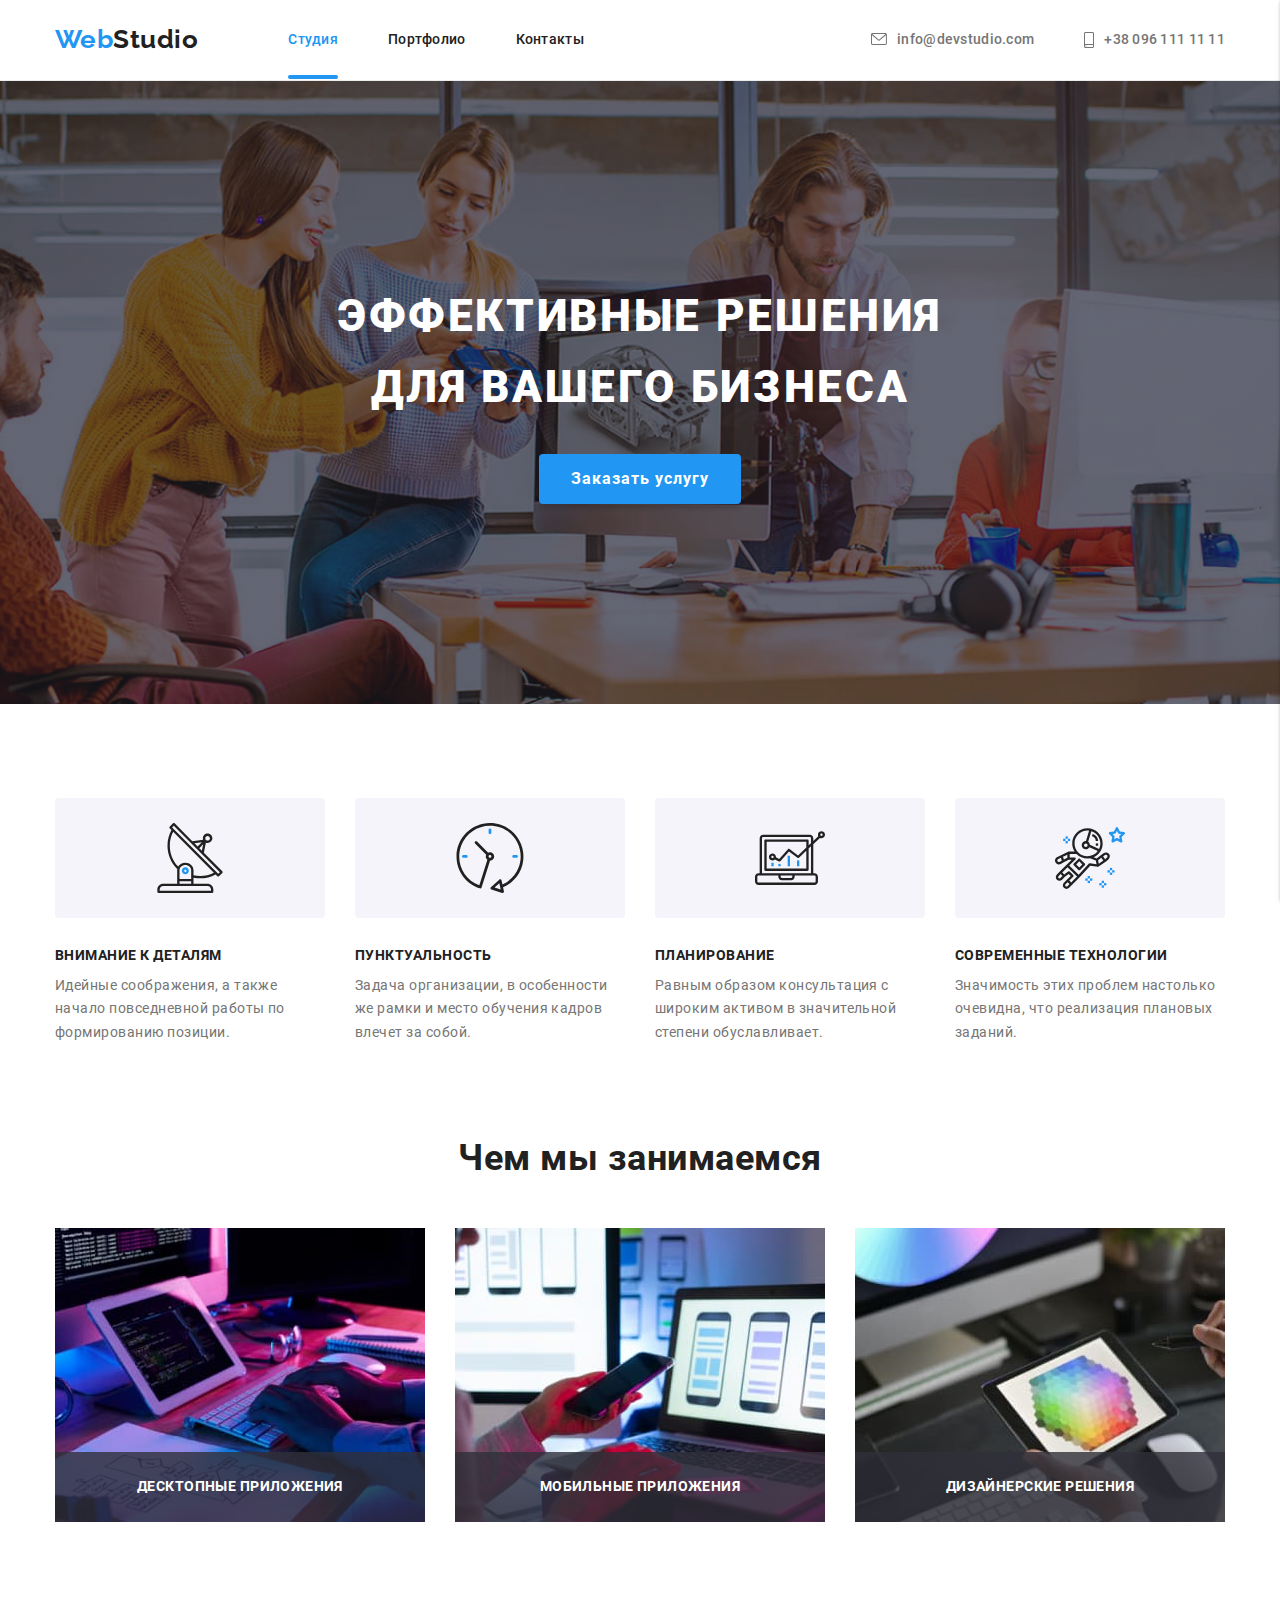
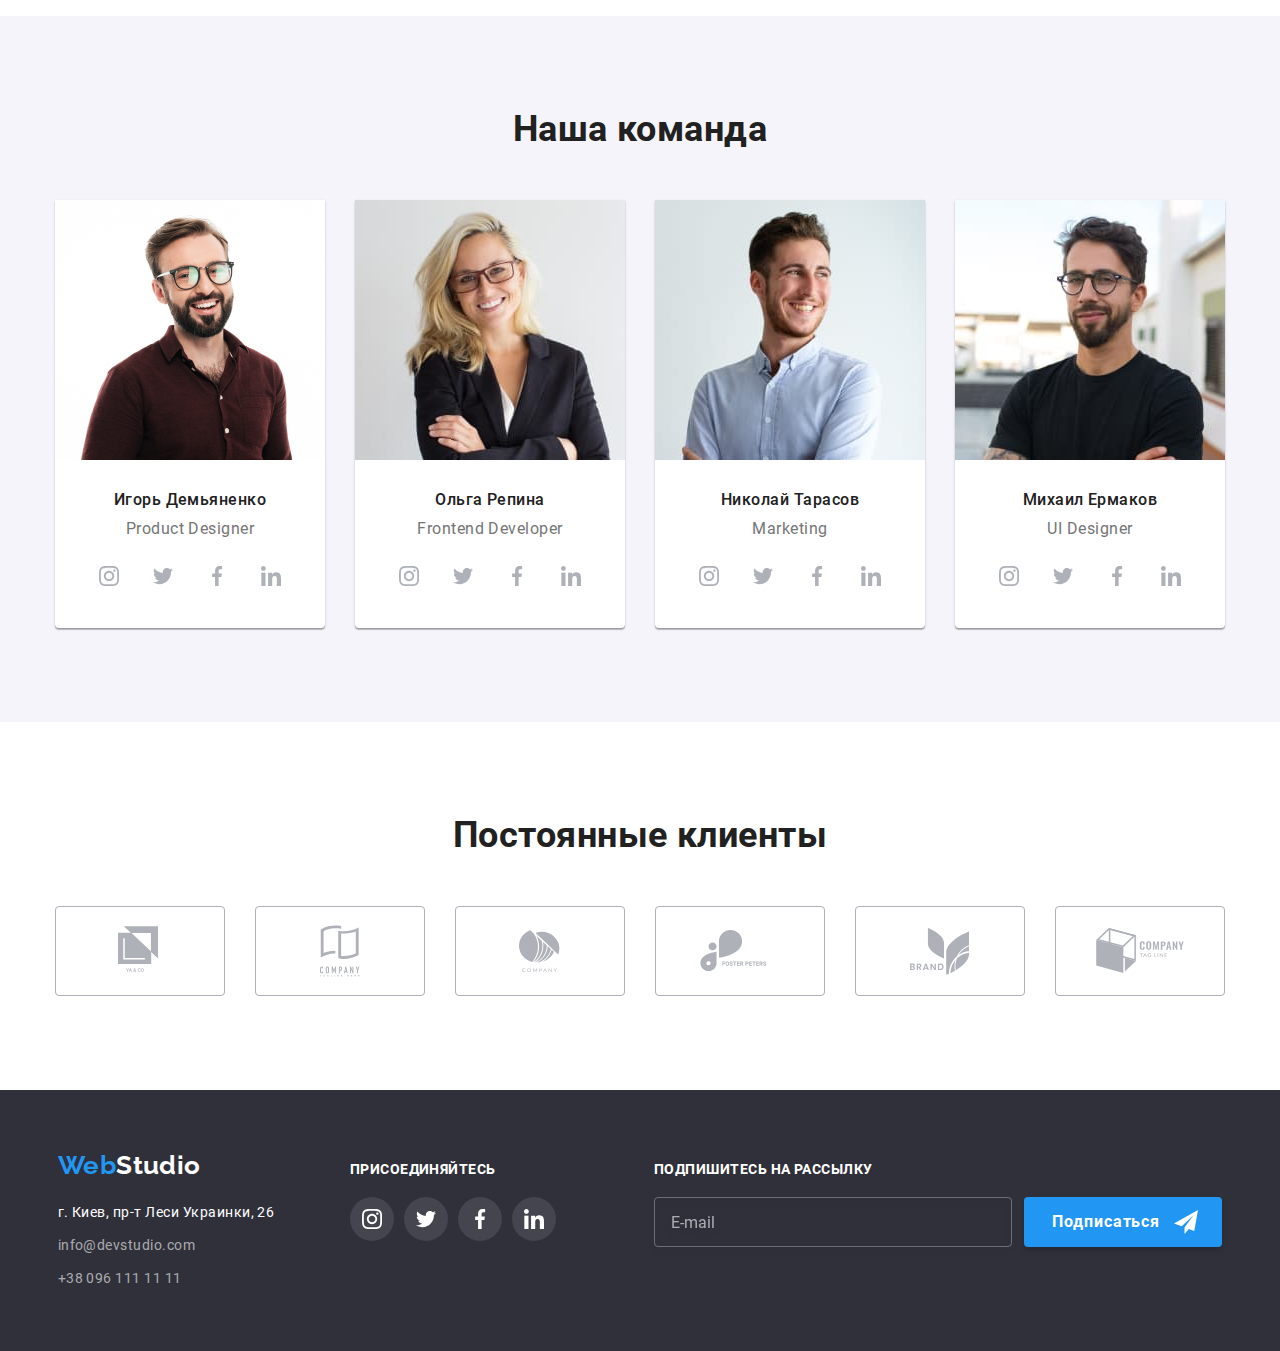
<file: index.html>
<!DOCTYPE html>
<html lang="ru">
<head>
    <meta charset="UTF-8">
    <meta http-equiv="X-UA-Compatible" content="IE=edge">
    <meta name="viewport" content="width=device-width, initial-scale=1.0">
    <title>WebStudio</title>
    <link rel="stylesheet" href="https://cdnjs.cloudflare.com/ajax/libs/modern-normalize/0.2.0/modern-normalize.min.css">
    <link rel="stylesheet" href="./css/main.min.css">
</head>
<body>
        <!--Навигация-->
        <header class="header">
            <div class="container header__container">
            <nav class="site-nav">
                <a href="./" class="logo header__logo"><span class="web">Web</span><span class="header__logo-studio">Studio</span></a>
                <ul class="list menu">
                    <li class="menu__item"><a href="./" class="menu__link current">Студия</a></li>
                    <li class="menu__item"><a href="./portfolio.html" class="menu__link">Портфолио</a></li>
                    <li class="menu__item"><a href="" class="menu__link">Контакты</a></li>
                </ul>
            </nav>
            <ul class="list contacts">
                <li class="contacts__item"><a href="mailto:info@devstudio.com" class="contacts__label">
                    <svg class="contacts__icon" width="16" height="12">
                        <use href="./images/icons.svg#icon-envelope"></use>
                    </svg>
                    info@devstudio.com</a></li>
                <li class="contacts__item"><a href="tel:+380961111111" class="contacts__label">
                    <svg class="contacts__icon" width="10" height="16">
                        <use href="./images/icons.svg#icon-smartphone"></use>
                    </svg>
                    +38 096 111 11 11</a></li>
            </ul>
            <button class="mobile-menu-button" data-menu-button>
              <svg class="mobile-menu-icon">
                <use class="icon-menu" href="./images/icons.svg#icon-menu-button"></use>
                <use class="icon-close" href="./images/icons.svg#icon-close"></use>
              </svg>
            </button>
            </div>                          
        </header>

          <div class="mobile-menu" data-menu>
            <ul class="list menu">
              <li class="menu__item"><a href="./" class="menu__link current">Студия</a></li>
              <li class="menu__item"><a href="./portfolio.html" class="menu__link">Портфолио</a></li>
              <li class="menu__item"><a href="" class="menu__link">Контакты</a></li>
            </ul>
            <div class="mobile-menu__contacts">
              <ul class="list contacts">
                <li class="contacts__item"><a href="tel:+380961111111" class="contacts__phone">+38 096 111 11 11</a></li>
                <li class="contacts__item"><a href="mailto:info@devstudio.com" class="contacts__email">info@devstudio.com</a></li>
              </ul>
              <ul class="list socials">
                <li class="socials__item"><a href="./" class="socials__link">Instagram</a></li>
                <li class="socials__item"><a href="./" class="socials__link">Twitter</a></li>
                <li class="socials__item"><a href="./" class="socials__link">Facebook</a></li>
                <li class="socials__item"><a href="./" class="socials__link">LinkedIn</a></li>
              </ul>
            </div>
          </div>

        <main>
        <section class="hero hero__title">
                <h1 class="hero__label">Эффективные решения для вашего бизнеса</h1>
                <button type="button" class="hero__button" data-modal-open>Заказать услугу</button>
        </section>
        <!--Секция "Особенности"-->
        <section class="features-list section">
            <div class="container">
                <ul class="list grid">
                    <li class="grid-item features__item">
                        <div class="features__content">
                            <svg class="features__icon">
                                <use href="./images/icons.svg#icon-antenna"></use>
                            </svg>
                        </div>
                        <h3 class="features__label">Внимание к деталям</h3>
                        <p class="features__meta">Идейные соображения, а также начало повседневной работы по формированию позиции.</p>
                    </li>
                    <li class="grid-item features__item">
                        <div class="features__content">
                                <svg class="features__icon">
                                <use href="./images/icons.svg#icon-clock"></use>
                            </svg>
                        </div>
                        <h3 class="features__label">Пунктуальность</h3>
                        <p class="features__meta">Задача организации, в особенности же рамки и место обучения кадров влечет за собой.</p>
                    </li>
                    <li class="grid-item features__item">
                        <div class="features__content">
                                <svg class="features__icon">
                                <use href="./images/icons.svg#icon-diagram"></use>
                            </svg>
                        </div>
                        <h3 class="features__label">Планирование</h3>
                        <p class="features__meta">Равным образом консультация с широким активом в значительной степени обуславливает.</p>
                    </li>
                    <li class="grid-item features__item">
                        <div class="features__content">
                                <svg class="features__icon">
                                <use href="./images/icons.svg#icon-astronaut"></use>
                            </svg>
                        </div>
                        <h3 class="features__label">Современные технологии</h3>
                        <p class="features__meta">Значимость этих проблем настолько очевидна, что реализация плановых заданий.</p>
                    </li>
                </ul>
            </div>
        </section>
        <!--Секция "Чем мы занимаемся"-->
        <section class="activities section">
            <div class="container">
                <h2 class="activities-label">Чем мы занимаемся</h2>
                <ul class="list grid">
                    <li class="grid-item activities__item">
                      <picture>
                        <source
                          srcset="./images/activities/activities-1desktop.jpg 1x, ./images/activities/activities-1desktop@2x.jpg 2x"
                          media="(min-width: 1200px)"/>        
                        <img
                          src="./images/activities/activities-1desktop.jpg"
                          alt="фото пример 1" 
                          width="370">
                      </picture>
                      <div class="activities__meta">
                          <p class="activities__text">Десктопные приложения</p>
                      </div>
                    </li>
                    <li class="grid-item activities__item">
                      <picture>
                        <source
                          srcset="./images/activities/activities-2desktop.jpg 1x, ./images/activities/activities-2desktop@2x.jpg 2x"
                          media="(min-width: 1200px)"/>        
                        <img
                          src="./images/activities/activities-2desktop.jpg"
                          alt="фото пример 2" 
                          width="370">
                      </picture>
                      <div class="activities__meta">
                        <p class="activities__text">Мобильные приложения</p>
                      </div>
                    </li>
                    <li class="grid-item activities__item">
                      <picture>
                        <source
                          srcset="./images/activities/activities-3desktop.jpg 1x, ./images/activities/activities-3desktop@2x.jpg 2x"
                          media="(min-width: 1200px)"/>        
                        <img
                          src="./images/activities/activities-3desktop.jpg"
                          alt="фото пример 3" 
                          width="370">
                      </picture>
                      <div class="activities__meta">
                        <p class="activities__text">Дизайнерские решения</p>
                      </div>
                    </li>
                </ul>
            </div>
        </section>
        <!--Секция "Наша команда"-->
        <section class="team section">
            <div class="container">
                <h2 class="team__label">Наша команда</h2>
                <ul class="list grid">
                    <li class="grid-item team__item">
                      <picture>
                        <source
                          srcset="./images/team/desktop/team-1desktop.jpg 1x, ./images/team/desktop/team-1desktop@2x.jpg 2x"
                          media="(min-width: 1200px)"/>
                        <source
                          srcset="./images/team/tablet/team-1tablet.jpg 1x, ./images/team/tablet/team-1tablet@2x.jpg 2x"
                          media="(min-width: 768px)" />
                        <source
                          srcset="./images/team/mobile/team-1mobile.jpg 1x, ./images/team/mobile/team-1mobile@2x.jpg 2x"
                          media="(max-width: 767px)" />
                        <img
                          src="./images/team/desktop/team-1desktop.jpg"
                          width="450"
                          alt="фото Игоря Демьяненко"
                      /></picture>
                        <div class="team__meta"><h3 class="team__name">Игорь Демьяненко</h3>
                        <p class="team__text">Product Designer</p>
                        <ul class="list social-list">
                            <li class="social-list__item">
                              <a href="" class="social-list__link" target="_blank" rel="noopener noreferrer">
                                <svg class="social-list__icon">
                                  <use href="./images/icons.svg#icon-instagram"></use>
                                </svg>
                              </a>
                            </li>
                            <li class="social-list__item">
                              <a href="" class="social-list__link" target="_blank" rel="noopener noreferrer">
                                <svg class="social-list__icon">
                                  <use href="./images/icons.svg#icon-twitter"></use>
                                </svg>
                              </a>
                            </li>
                            <li class="social-list__item">
                              <a href="" class="social-list__link" target="_blank" rel="noopener noreferrer">
                                <svg class="social-list__icon">
                                  <use href="./images/icons.svg#icon-facebook"></use>
                                </svg>
                              </a>
                            </li>
                            <li class="social-list__item">
                              <a href="" class="social-list__link" target="_blank" rel="noopener noreferrer">
                                <svg class="social-list__icon">
                                  <use href="./images/icons.svg#icon-linkedin"></use>
                                </svg>
                              </a>
                            </li>
                          </ul>
                        </div>
                    </li>
                    <li class="grid-item team__item">
                      <picture>
                        <source
                          srcset="./images/team/desktop/team-2desktop.jpg 1x, ./images/team/desktop/team-2desktop@2x.jpg 2x"
                          media="(min-width: 1200px)"/>
                        <source
                          srcset="./images/team/tablet/team-2tablet.jpg 1x, ./images/team/tablet/team-2tablet@2x.jpg 2x"
                          media="(min-width: 768px)" />
                        <source
                          srcset="./images/team/mobile/team-2mobile.jpg 1x, ./images/team/mobile/team-2mobile@2x.jpg 2x"
                          media="(max-width: 767px)" />
                        <img
                          src="./images/team/desktop/team-2desktop.jpg"
                          width="450"
                          alt="фото Ольги Репиной"
                      /></picture>
                        <div class="team__meta"><h3 class="team__name">Ольга Репина</h3>
                        <p class="team__text">Frontend Developer</p>
                        <ul class="list social-list">
                            <li class="social-list__item">
                              <a href="" class="social-list__link" target="_blank" rel="noopener noreferrer">
                                <svg class="social-list__icon">
                                  <use href="./images/icons.svg#icon-instagram"></use>
                                </svg>
                              </a>
                            </li>
                            <li class="social-list__item">
                              <a href="" class="social-list__link" target="_blank" rel="noopener noreferrer">
                                <svg class="social-list__icon">
                                  <use href="./images/icons.svg#icon-twitter"></use>
                                </svg>
                              </a>
                            </li>
                            <li class="social-list__item">
                              <a href="" class="social-list__link" target="_blank" rel="noopener noreferrer">
                                <svg class="social-list__icon">
                                  <use href="./images/icons.svg#icon-facebook"></use>
                                </svg>
                              </a>
                            </li>
                            <li class="social-list__item">
                              <a href="" class="social-list__link" target="_blank" rel="noopener noreferrer">
                                <svg class="social-list__icon">
                                  <use href="./images/icons.svg#icon-linkedin"></use>
                                </svg>
                              </a>
                            </li>
                          </ul>
                        </div>                    
                    </li>
                    <li class="grid-item team__item">
                      <picture>
                        <source
                          srcset="./images/team/desktop/team-3desktop.jpg 1x, ./images/team/desktop/team-3desktop@2x.jpg 2x"
                          media="(min-width: 1200px)"/>
                        <source
                          srcset="./images/team/tablet/team-3tablet.jpg 1x, ./images/team/tablet/team-3tablet@2x.jpg 2x"
                          media="(min-width: 768px)" />
                        <source
                          srcset="./images/team/mobile/team-3mobile.jpg 1x, ./images/team/mobile/team-3mobile@2x.jpg 2x"
                          media="(max-width: 767px)" />
                        <img
                          src="./images/team/desktop/team-3desktop.jpg"
                          width="450"
                          alt="фото Николая Тарасова"
                      /></picture>
                        <div class="team__meta"><h3 class="team__name">Николай Тарасов</h3>
                        <p class="team__text">Marketing</p>
                        <ul class="list social-list">
                            <li class="social-list__item">
                              <a href="" class="social-list__link" target="_blank" rel="noopener noreferrer">
                                <svg class="social-list__icon">
                                  <use href="./images/icons.svg#icon-instagram"></use>
                                </svg>
                              </a>
                            </li>
                            <li class="social-list__item">
                              <a href="" class="social-list__link" target="_blank" rel="noopener noreferrer">
                                <svg class="social-list__icon">
                                  <use href="./images/icons.svg#icon-twitter"></use>
                                </svg>
                              </a>
                            </li>
                            <li class="social-list__item">
                              <a href="" class="social-list__link" target="_blank" rel="noopener noreferrer">
                                <svg class="social-list__icon">
                                  <use href="./images/icons.svg#icon-facebook"></use>
                                </svg>
                              </a>
                            </li>
                            <li class="social-list__item">
                              <a href="" class="social-list__link" target="_blank" rel="noopener noreferrer">
                                <svg class="social-list__icon">
                                  <use href="./images/icons.svg#icon-linkedin"></use>
                                </svg>
                              </a>
                            </li>
                          </ul>
                        </div>
                    </li>
                    <li class="grid-item team__item">
                      <picture>
                        <source
                          srcset="./images/team/desktop/team-4desktop.jpg 1x, ./images/team/desktop/team-4desktop@2x.jpg 2x"
                          media="(min-width: 1200px)"/>
                        <source
                          srcset="./images/team/tablet/team-4tablet.jpg 1x, ./images/team/tablet/team-4tablet@2x.jpg 2x"
                          media="(min-width: 768px)" />
                        <source
                          srcset="./images/team/mobile/team-4mobile.jpg 1x, ./images/team/mobile/team-4mobile@2x.jpg 2x"
                          media="(max-width: 767px)" />
                        <img
                          src="./images/team/desktop/team-4desktop.jpg"
                          width="450"
                          alt="фото Михаила Ермакова"
                      /></picture>
                        <div class="team__meta"><h3 class="team__name">Михаил Ермаков</h3>
                        <p class="team__text">UI Designer</p>
                        <ul class="list social-list">
                            <li class="social-list__item">
                              <a href="" class="social-list__link" target="_blank" rel="noopener noreferrer">
                                <svg class="social-list__icon">
                                  <use href="./images/icons.svg#icon-instagram"></use>
                                </svg>
                              </a>
                            </li>
                            <li class="social-list__item">
                              <a href="" class="social-list__link" target="_blank" rel="noopener noreferrer">
                                <svg class="social-list__icon">
                                  <use href="./images/icons.svg#icon-twitter"></use>
                                </svg>
                              </a>
                            </li>
                            <li class="social-list__item">
                              <a href="" class="social-list__link" target="_blank" rel="noopener noreferrer">
                                <svg class="social-list__icon">
                                  <use href="./images/icons.svg#icon-facebook"></use>
                                </svg>
                              </a>
                            </li>
                            <li class="social-list__item">
                              <a href="" class="social-list__link" target="_blank" rel="noopener noreferrer">
                                <svg class="social-list__icon">
                                  <use href="./images/icons.svg#icon-linkedin"></use>
                                </svg>
                              </a>
                            </li>
                          </ul>
                        </div>
                    </li>
                </ul>
            </div>
        </section>
        <section class="clients section">
            <div class="container">
                <h2 class="clients__label">Постоянные клиенты</h2>
                <ul class="list grid clients-list">
                    <li class="clients-list__item grid-item">
                        <a href="" class="clients-list__link" target="_blank" rel="noopener noreferrer">
                            <svg class="clients-list__icon" width="44.27" height="49.23">
                            <use href="./images/icons.svg#icon-logo-1"></use>
                            </svg>
                        </a>
                    </li>
                    <li class="clients-list__item grid-item">
                        <a href="" class="clients-list__link" target="_blank" rel="noopener noreferrer">
                            <svg class="clients-list__icon" width="40" height="52">
                                <use href="./images/icons.svg#icon-logo-2"></use>
                            </svg>
                        </a>
                    </li>
                    <li class="clients-list__item grid-item">
                        <a href="" class="clients-list__link" target="_blank" rel="noopener noreferrer">
                            <svg class="clients-list__icon" width="41" height="42.6">
                                <use href="./images/icons.svg#icon-logo-3"></use>
                            </svg>
                        </a>
                    </li>
                    <li class="clients-list__item grid-item">
                        <a href="" class="clients-list__link" target="_blank" rel="noopener noreferrer">
                            <svg class="clients-list__icon" width="79.66" height="42.02">
                                <use href="./images/icons.svg#icon-logo-4"></use>
                            </svg>
                        </a>
                    </li>
                    <li class="clients-list__item grid-item">
                        <a href="" class="clients-list__link" target="_blank" rel="noopener noreferrer">
                            <svg class="clients-list__icon" width="59" height="47">
                                <use href="./images/icons.svg#icon-logo-5"></use>
                            </svg>
                        </a>
                    </li>
                    <li class="clients-list__item grid-item">
                        <a href="" class="clients-list__link" target="_blank" rel="noopener noreferrer">
                            <svg class="clients-list__icon" width="88.48" height="45.44">
                                <use href="./images/icons.svg#icon-logo-6"></use>
                            </svg>
                        </a>
                    </li>
                </ul>
            </div>
        </section>
    </main>

        <footer class="footer">
            <div class="container footer__container">
                <div class="footer__contacts"><a href="/" class="logo footer-contacts__logo"><span class="web">Web</span><span class="footer-contacts__studio">Studio</span></a>
                    <address class="address">
                        г. Киев, пр-т Леси Украинки, 26
                        <ul class="list address__list">
                            <li class="address__item"><a href="mailto:info@devstudio.com" class="address__item-text">info@devstudio.com</a></li>
                            <li class="address__item"><a href="tel:+380961111111" class="address__item-text">+38 096 111 11 11</a></li>
                        </ul>
                    </address>
                </div>
                <div class="footer__social-links">
                    <h2 class="footer__social-label">присоединяйтесь</h2>
                    <ul class="list social-list">
                        <li class="social-list__item">
                        <a href="" class="social-list__link" target="_blank" rel="noopener noreferrer">
                            <svg class="social-list__icon-footer">
                            <use href="./images/icons.svg#icon-instagram"></use>
                            </svg>
                        </a>
                        </li>
                        <li class="social-list__item">
                        <a href="" class="social-list__link" target="_blank" rel="noopener noreferrer">
                            <svg class="social-list__icon-footer">
                            <use href="./images/icons.svg#icon-twitter"></use>
                            </svg>
                        </a>
                        </li>
                        <li class="social-list__item">
                        <a href="" class="social-list__link" target="_blank" rel="noopener noreferrer">
                            <svg class="social-list__icon-footer">
                            <use href="./images/icons.svg#icon-facebook"></use>
                            </svg>
                        </a>
                        </li>
                        <li class="social-list__item">
                        <a href="" class="social-list__link" target="_blank" rel="noopener noreferrer">
                            <svg class="social-list__icon-footer">
                            <use href="./images/icons.svg#icon-linkedin"></use>
                            </svg>
                        </a>
                        </li>
                    </ul>
                </div>
                <div class="subscribe">
                  <h2 class="subscribe__label">Подпишитесь на рассылку</h2>
                  <form class="subscribe__form">
                    <input 
                      class="subscribe__form-field"
                      type="email" 
                      name="user_email"
                      placeholder="E-mail"
                    />
                    <button type="submit" class="subscribe__button">
                      Подписаться
                      <svg class="subscribe__icon" width="24" height="24">
                        <use href="./images/icons.svg#icon-telegram-subscribe"></use>
                      </svg>
                    </button>
                  </form>
                </div>
            </div>
        </footer>

      <!-- modal -->

        <div class="backdrop is-hidden" data-modal>
          <div class="modal">
              <button type="button" class="modal__exit" data-modal-close>
                  <svg class="modal__exit-button" width="18px" height="18px">
                      <use href="./images/icons.svg#icon-cross"></use>
                  </svg>
              </button>

              <div class="modal__label"> Оставьте свои данные, мы вам перезвоним </div>

              <form class="modal__form">
                  <label for="name" class="modal__form-text">Имя</label>
                  <div class="modal__form-container">
                      <input 
                        class="modal__form-field"
                        type="text" 
                        id="name"
                        name="user_name"
                        pattern="^[A-Za-zА-Яа-яЁё\s]+$"
                        required
                      />
                      <svg class="modal__form-icon">
                        <use href="./images/icons.svg#icon-person-form"></use>
                      </svg>
                    </div>            

                  <label for="user_phone" class="modal__form-text">Телефон</label>
                      <div class="modal__form-container">
                      <input 
                        class="modal__form-field"
                        type="tel"
                        id="user_phone"
                        name="user_phone"
                        pattern="[0-9]{10}"
                        required
                      />
                      <svg class="modal__form-icon">
                        <use href="./images/icons.svg#icon-phone-form"></use>
                      </svg>
                    </div>
                  
                  <label for="user_email" class="modal__form-text">Почта</label>
                      <div class="modal__form-container">
                      <input 
                        class="modal__form-field"
                        type="email" 
                        id="user_email"
                        name="user_email"
                      />
                      <svg class="modal__form-icon">
                        <use href="./images/icons.svg#icon-email-form"></use>
                      </svg>
                      </div>

                  <label class="modal-form"> 
                    Комментарий
                      <textarea 
                        class="modal__form-field"
                        id="user_message"
                        name="user_message"
                        rows="5" 
                        placeholder="Введите текст"></textarea>
                  </label>

                  <div class="modal__checkbox">
                    <label class="modal__checkbox-label">
                      <input 
                        class="modal__checkbox-field"
                        type="checkbox" 
                        name="consent"
                        id="consent"
                        required
                      />
                        <span class="modal__checkbox-icon">
                          <svg width="16px" height="15px">
                            <use href="./images/icons.svg#icon-check"></use>
                          </svg>
                        </span>
                        <span class="modal__checkbox-agreement">Соглашаюсь с рассылкой и принимаю<a href="" class="modal__terms-link">Условия договора</a></span>
                    </label>
                  </div>


                <button class="button modal__submit-button" type="submit">Отправить</button>
              </form>
          </div>
      </div>
      <script src="./js/menu.js"></script>
      <script src="./js/modal.js"></script>
    </body>
</html>
</file>
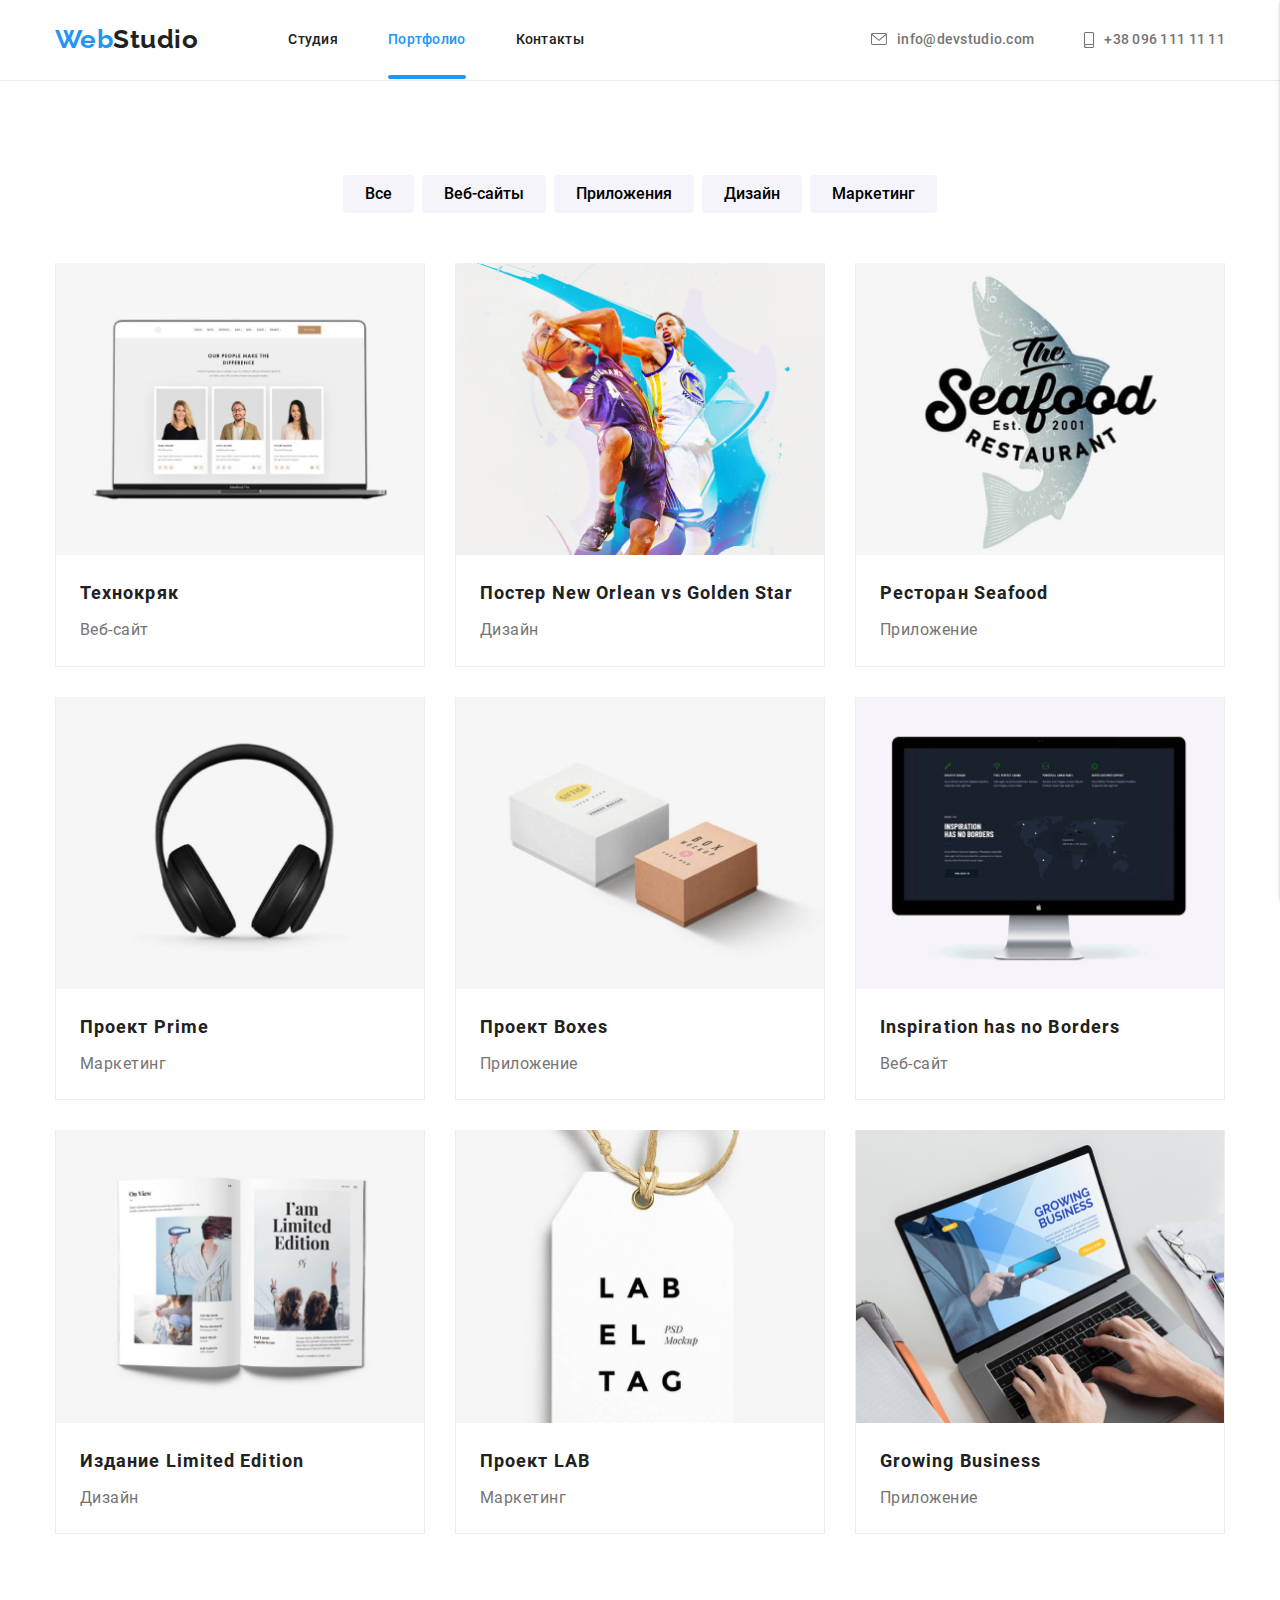
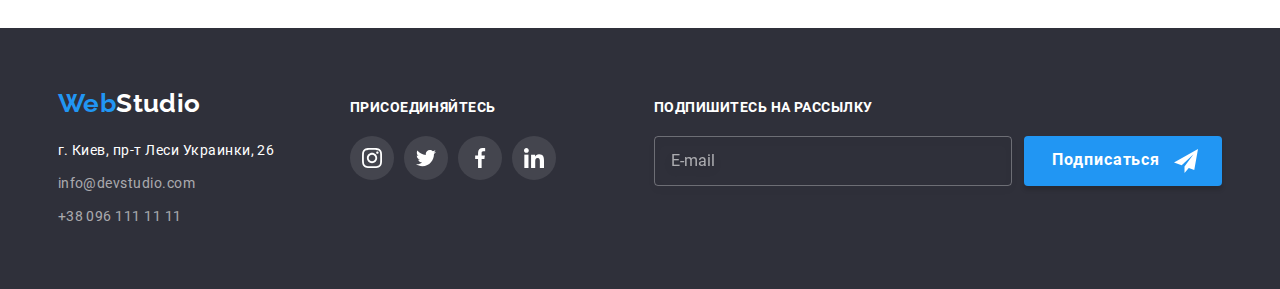
<file: portfolio.html>
<!DOCTYPE html>
<html lang="ru">
<head>
    <meta charset="UTF-8">
    <meta http-equiv="X-UA-Compatible" content="IE=edge">
    <meta name="viewport" content="width=device-width, initial-scale=1.0">
    <title>WebStudio</title>
    <link rel="preconnect" href="https://fonts.gstatic.com">
    <link href="https://fonts.googleapis.com/css2?family=Raleway:wght@700&family=Roboto:wght@400;500;700;900&display=swap" rel="stylesheet">
    <link rel="stylesheet" href="https://cdnjs.cloudflare.com/ajax/libs/modern-normalize/0.2.0/modern-normalize.min.css">
    <link rel="stylesheet" href="./css/main.min.css">
</head>
<body>
        <!--Навигация-->
        <header class="header">
            <div class="container header__container">
            <nav class="site-nav">
                <a href="./" class="logo header__logo"><span class="web">Web</span><span class="header__logo-studio">Studio</span></a>
                <ul class="list menu">
                    <li class="menu__item"><a href="./" class="menu__link">Студия</a></li>
                    <li class="menu__item"><a href="./portfolio.html" class="menu__link current">Портфолио</a></li>
                    <li class="menu__item"><a href="" class="menu__link">Контакты</a></li>
                </ul>
            </nav>
            <ul class="list contacts">
                <li class="contacts__item"><a href="mailto:info@devstudio.com" class="contacts__label">
                    <svg class="contacts__icon" width="16" height="12">
                        <use href="./images/icons.svg#icon-envelope"></use>
                    </svg>
                    info@devstudio.com</a></li>
                <li class="contacts__item"><a href="tel:+380961111111" class="contacts__label">
                    <svg class="contacts__icon" width="10" height="16">
                        <use href="./images/icons.svg#icon-smartphone"></use>
                    </svg>
                    +38 096 111 11 11</a></li>
            </ul> 
            <button class="mobile-menu-button" data-menu-button>
                <svg class="mobile-menu-icon">
                  <use class="icon-menu" href="./images/icons.svg#icon-menu-button"></use>
                  <use class="icon-close" href="./images/icons.svg#icon-close"></use>
                </svg>
            </button>
            </div>           
        </header>

        <div class="mobile-menu" data-menu>
            <ul class="list menu">
              <li class="menu__item"><a href="./" class="menu__link">Студия</a></li>
              <li class="menu__item"><a href="./portfolio.html" class="menu__link current">Портфолио</a></li>
              <li class="menu__item"><a href="" class="menu__link">Контакты</a></li>
            </ul>
            <ul class="list contacts">
              <li class="contacts__item"><a href="tel:+380961111111" class="contacts__phone">+38 096 111 11 11</a></li>
              <li class="contacts__item"><a href="mailto:info@devstudio.com" class="contacts__email">info@devstudio.com</a></li>
            </ul>
            <ul class="list socials">
              <li class="socials__item"><a href="./" class="socials__link">Instagram</a></li>
              <li class="socials__item"><a href="./" class="socials__link">Twitter</a></li>
              <li class="socials__item"><a href="./" class="socials__link">Facebook</a></li>
              <li class="socials__item"><a href="./" class="socials__link">LinkedIn</a></li>
            </ul>
          </div>

        <main>
            <section class="section portfolio-section">
                <div class="container">
                    <h1 class="visually-hidden">Портфолио</h1>

                    <!--Кнопки фильтра проектов-->
                    <h2 class="visually-hidden">Фильтр</h2>
                    <ul class="list filter">
                        <li><button type="button" class="filter__button">Все</button></li>
                        <li><button type="button" class="filter__button">Веб-сайты</button></li>
                        <li><button type="button" class="filter__button">Приложения</button></li>
                        <li><button type="button" class="filter__button">Дизайн</button></li>
                        <li><button type="button" class="filter__button">Маркетинг</button></li>
                    </ul>
                    
                    <!--Примеры работ-->
                    <h2 class="visually-hidden">Примеры работ</h2>
                    <ul class="list grid portfolio">
                        <li class="grid-item portfolio__item">
                            <div class="portfolio__filling">
                                <picture>
                                    <source
                                        srcset="./images/portfolio/desktop/portfolio-1desktop.jpg 1x, ./images/portfolio/desktop/portfolio-1desktop@2x.jpg 2x"
                                        media="(min-width: 1200px)"/>
                                    <source
                                        srcset="./images/portfolio/tablet/portfolio-1tablet.jpg 1x, ./images/portfolio/tablet/portfolio-1tablet@2x.jpg 2x"
                                        media="(min-width: 768px)"/>
                                    <source
                                        srcset="./images/portfolio/mobile/portfolio-1mobile.jpg 1x, ./images/portfolio/mobile/portfolio-1mobile@2x.jpg 2x"
                                        media="(max-width: 767px)"/>
                                    <img
                                        src="./images/portfolio/desktop/portfolio-1desktop.jpg"
                                        width="450"
                                        alt="пример №1"
                                /></picture>
                                <div class="portfolio__meta">
                                    <p class="portfolio__text">Технокряк это современная площадка распространения коронавируса. Компании используют эту
                                        платформу для цифрового шпионажа и атак на защищённые сервера конкурентов.
                                    </p>
                                </div>
                            </div>
                            <div class="portfolio__info"><h3 class="portfolio__label">Технокряк</h3>
                                <p class="portfolio__title">Веб-сайт</p>
                            </div>
                        </li>
                        <li class="grid-item portfolio__item">
                            <div class="portfolio__filling">
                                <picture>
                                    <source
                                        srcset="./images/portfolio/desktop/portfolio-2desktop.jpg 1x, ./images/portfolio/desktop/portfolio-2desktop@2x.jpg 2x"
                                        media="(min-width: 1200px)"/>
                                    <source
                                        srcset="./images/portfolio/tablet/portfolio-2tablet.jpg 1x, ./images/portfolio/tablet/portfolio-2tablet@2x.jpg 2x"
                                        media="(min-width: 768px)"/>
                                    <source
                                        srcset="./images/portfolio/mobile/portfolio-2mobile.jpg 1x, ./images/portfolio/mobile/portfolio-2mobile@2x.jpg 2x"
                                        media="(max-width: 767px)"/>
                                    <img
                                        src="./images/portfolio/desktop/portfolio-2desktop.jpg"
                                        width="450"
                                        alt="пример №2"
                                /></picture>
                                <div class="portfolio__meta">
                                    <p class="portfolio__text">Технокряк это современная площадка распространения коронавируса. Компании используют эту
                                        платформу для цифрового шпионажа и атак на защищённые сервера конкурентов.
                                    </p>
                                </div>
                            </div>
                            <div class="portfolio__info"><h3 class="portfolio__label">Постер New Orlean vs Golden Star</h3>
                                <p class="portfolio__title">Дизайн</p>
                            </div>
                        </li>
                        <li class="grid-item portfolio__item">
                            <div class="portfolio__filling">
                                <picture>
                                    <source
                                        srcset="./images/portfolio/desktop/portfolio-3desktop.jpg 1x, ./images/portfolio/desktop/portfolio-3desktop@2x.jpg 2x"
                                        media="(min-width: 1200px)"/>
                                    <source
                                        srcset="./images/portfolio/tablet/portfolio-3tablet.jpg 1x, ./images/portfolio/tablet/portfolio-3tablet@2x.jpg 2x"
                                        media="(min-width: 768px)"/>
                                    <source
                                        srcset="./images/portfolio/mobile/portfolio-3mobile.jpg 1x, ./images/portfolio/mobile/portfolio-3mobile@2x.jpg 2x"
                                        media="(max-width: 767px)"/>
                                    <img
                                        src="./images/portfolio/desktop/portfolio-3desktop.jpg"
                                        width="450"
                                        alt="пример №3"
                                /></picture>
                                <div class="portfolio__meta">
                                    <p class="portfolio__text">Технокряк это современная площадка распространения коронавируса. Компании используют эту
                                        платформу для цифрового шпионажа и атак на защищённые сервера конкурентов.
                                    </p>
                                </div>
                            </div>
                            <div class="portfolio__info"><h3 class="portfolio__label">Ресторан Seafood</h3>
                                <p class="portfolio__title">Приложение</p>
                            </div>
                        </li>
                        <li class="grid-item portfolio__item">
                            <div class="portfolio__filling">
                                <picture>
                                    <source
                                        srcset="./images/portfolio/desktop/portfolio-4desktop.jpg 1x, ./images/portfolio/desktop/portfolio-4desktop@2x.jpg 2x"
                                        media="(min-width: 1200px)"/>
                                    <source
                                        srcset="./images/portfolio/tablet/portfolio-4tablet.jpg 1x, ./images/portfolio/tablet/portfolio-4tablet@2x.jpg 2x"
                                        media="(min-width: 768px)"/>
                                    <source
                                        srcset="./images/portfolio/mobile/portfolio-4mobile.jpg 1x, ./images/portfolio/mobile/portfolio-4mobile@2x.jpg 2x"
                                        media="(max-width: 767px)"/>
                                    <img
                                        src="./images/portfolio/desktop/portfolio-4desktop.jpg"
                                        width="450"
                                        alt="пример №4"
                                /></picture>
                                <div class="portfolio__meta">
                                    <p class="portfolio__text">Технокряк это современная площадка распространения коронавируса. Компании используют эту
                                        платформу для цифрового шпионажа и атак на защищённые сервера конкурентов.
                                    </p>
                                </div>
                            </div>
                            <div class="portfolio__info"><h3 class="portfolio__label">Проект Prime</h3>
                                <p class="portfolio__title">Маркетинг</p>
                            </div>
                        </li>
                        <li class="grid-item portfolio__item">
                            <div class="portfolio__filling">
                                <picture>
                                    <source
                                        srcset="./images/portfolio/desktop/portfolio-5desktop.jpg 1x, ./images/portfolio/desktop/portfolio-5desktop@2x.jpg 2x"
                                        media="(min-width: 1200px)"/>
                                    <source
                                        srcset="./images/portfolio/tablet/portfolio-5tablet.jpg 1x, ./images/portfolio/tablet/portfolio-5tablet@2x.jpg 2x"
                                        media="(min-width: 768px)"/>
                                    <source
                                        srcset="./images/portfolio/mobile/portfolio-5mobile.jpg 1x, ./images/portfolio/mobile/portfolio-5mobile@2x.jpg 2x"
                                        media="(max-width: 767px)"/>
                                    <img
                                        src="./images/portfolio/desktop/portfolio-5desktop.jpg"
                                        width="450"
                                        alt="пример №5"
                                /></picture>
                                <div class="portfolio__meta">
                                    <p class="portfolio__text">Технокряк это современная площадка распространения коронавируса. Компании используют эту
                                        платформу для цифрового шпионажа и атак на защищённые сервера конкурентов.
                                    </p>
                                </div>
                            </div>
                            <div class="portfolio__info"><h3 class="portfolio__label">Проект Boxes</h3>
                                <p class="portfolio__title">Приложение</p>
                            </div>
                        </li>
                        <li class="grid-item portfolio__item">
                            <div class="portfolio__filling">
                                <picture>
                                    <source
                                        srcset="./images/portfolio/desktop/portfolio-6desktop.jpg 1x, ./images/portfolio/desktop/portfolio-6desktop@2x.jpg 2x"
                                        media="(min-width: 1200px)"/>
                                    <source
                                        srcset="./images/portfolio/tablet/portfolio-6tablet.jpg 1x, ./images/portfolio/tablet/portfolio-6tablet@2x.jpg 2x"
                                        media="(min-width: 768px)"/>
                                    <source
                                        srcset="./images/portfolio/mobile/portfolio-6mobile.jpg 1x, ./images/portfolio/mobile/portfolio-6mobile@2x.jpg 2x"
                                        media="(max-width: 767px)"/>
                                    <img
                                        src="./images/portfolio/desktop/portfolio-6desktop.jpg"
                                        width="450"
                                        alt="пример №6"
                                /></picture>
                                <div class="portfolio__meta">
                                    <p class="portfolio__text">Технокряк это современная площадка распространения коронавируса. Компании используют эту
                                        платформу для цифрового шпионажа и атак на защищённые сервера конкурентов.
                                    </p>
                                </div>
                            </div>
                            <div class="portfolio__info"><h3 class="portfolio__label">Inspiration has no Borders</h3>
                                <p class="portfolio__title">Веб-сайт</p>
                            </div>
                        </li>
                        <li class="grid-item portfolio__item">
                            <div class="portfolio__filling">
                                <picture>
                                    <source
                                        srcset="./images/portfolio/desktop/portfolio-7desktop.jpg 1x, ./images/portfolio/desktop/portfolio-7desktop@2x.jpg 2x"
                                        media="(min-width: 1200px)"/>
                                    <source
                                        srcset="./images/portfolio/tablet/portfolio-7tablet.jpg 1x, ./images/portfolio/tablet/portfolio-7tablet@2x.jpg 2x"
                                        media="(min-width: 768px)"/>
                                    <source
                                        srcset="./images/portfolio/mobile/portfolio-7mobile.jpg 1x, ./images/portfolio/mobile/portfolio-7mobile@2x.jpg 2x"
                                        media="(max-width: 767px)"/>
                                    <img
                                        src="./images/portfolio/desktop/portfolio-7desktop.jpg"
                                        width="450"
                                        alt="пример №7"
                                /></picture>
                                <div class="portfolio__meta">
                                    <p class="portfolio__text">Технокряк это современная площадка распространения коронавируса. Компании используют эту
                                        платформу для цифрового шпионажа и атак на защищённые сервера конкурентов.
                                    </p>
                                </div>
                            </div>
                            <div class="portfolio__info"><h3 class="portfolio__label">Издание Limited Edition</h3>
                                <p class="portfolio__title">Дизайн</p>
                            </div>
                        </li>
                        <li class="grid-item portfolio__item">
                            <div class="portfolio__filling">
                                <picture>
                                    <source
                                        srcset="./images/portfolio/desktop/portfolio-8desktop.jpg 1x, ./images/portfolio/desktop/portfolio-8desktop@2x.jpg 2x"
                                        media="(min-width: 1200px)"/>
                                    <source
                                        srcset="./images/portfolio/tablet/portfolio-8tablet.jpg 1x, ./images/portfolio/tablet/portfolio-8tablet@2x.jpg 2x"
                                        media="(min-width: 768px)"/>
                                    <source
                                        srcset="./images/portfolio/mobile/portfolio-8mobile.jpg 1x, ./images/portfolio/mobile/portfolio-8mobile@2x.jpg 2x"
                                        media="(max-width: 767px)"/>
                                    <img
                                        src="./images/portfolio/desktop/portfolio-8desktop.jpg"
                                        width="450"
                                        alt="пример №8"
                                /></picture>
                                <div class="portfolio__meta">
                                    <p class="portfolio__text">Технокряк это современная площадка распространения коронавируса. Компании используют эту
                                        платформу для цифрового шпионажа и атак на защищённые сервера конкурентов.
                                    </p>
                                </div>
                            </div>
                            <div class="portfolio__info"><h3 class="portfolio__label">Проект LAB</h3>
                                <p class="portfolio__title">Маркетинг</p>
                            </div>
                        </li>
                        <li class="grid-item portfolio__item">
                            <div class="portfolio__filling">
                                <picture>
                                    <source
                                        srcset="./images/portfolio/desktop/portfolio-9desktop.jpg 1x, ./images/portfolio/desktop/portfolio-9desktop@2x.jpg 2x"
                                        media="(min-width: 1200px)"/>
                                    <source
                                        srcset="./images/portfolio/tablet/portfolio-9tablet.jpg 1x, ./images/portfolio/tablet/portfolio-9tablet@2x.jpg 2x"
                                        media="(min-width: 768px)"/>
                                    <source
                                        srcset="./images/portfolio/mobile/portfolio-9mobile.jpg 1x, ./images/portfolio/mobile/portfolio-9mobile@2x.jpg 2x"
                                        media="(max-width: 767px)"/>
                                    <img
                                        src="./images/portfolio/desktop/portfolio-9desktop.jpg"
                                        width="450"
                                        alt="пример №9"
                                /></picture>
                                <div class="portfolio__meta">
                                    <p class="portfolio__text">Технокряк это современная площадка распространения коронавируса. Компании используют эту
                                        платформу для цифрового шпионажа и атак на защищённые сервера конкурентов.
                                    </p>
                                </div>
                            </div>
                            <div class="portfolio__info"><h3 class="portfolio__label">Growing Business</h3>
                            <p class="portfolio__title">Приложение</p>
                            </div>
                        </li>
                    </ul>
                </div>
            </section>
        </main>
        <footer class="footer">
            <div class="container footer__container">
                <div class="footer__contacts"><a href="/" class="logo footer-contacts__logo"><span class="web">Web</span><span class="footer-contacts__studio">Studio</span></a>
                    <address class="address">
                        г. Киев, пр-т Леси Украинки, 26
                        <ul class="list address__list">
                            <li class="address__item"><a href="mailto:info@devstudio.com" class="address__item-text">info@devstudio.com</a></li>
                            <li class="address__item"><a href="tel:+380961111111" class="address__item-text">+38 096 111 11 11</a></li>
                        </ul>
                    </address>
                </div>
                <div class="footer__social-links">
                    <h2 class="footer__social-label">присоединяйтесь</h2>
                    <ul class="list social-list">
                        <li class="social-list__item">
                        <a href="" class="social-list__link" target="_blank" rel="noopener noreferrer">
                            <svg class="social-list__icon-footer">
                            <use href="./images/icons.svg#icon-instagram"></use>
                            </svg>
                        </a>
                        </li>
                        <li class="social-list__item">
                        <a href="" class="social-list__link" target="_blank" rel="noopener noreferrer">
                            <svg class="social-list__icon-footer">
                            <use href="./images/icons.svg#icon-twitter"></use>
                            </svg>
                        </a>
                        </li>
                        <li class="social-list__item">
                        <a href="" class="social-list__link" target="_blank" rel="noopener noreferrer">
                            <svg class="social-list__icon-footer">
                            <use href="./images/icons.svg#icon-facebook"></use>
                            </svg>
                        </a>
                        </li>
                        <li class="social-list__item">
                        <a href="" class="social-list__link" target="_blank" rel="noopener noreferrer">
                            <svg class="social-list__icon-footer">
                            <use href="./images/icons.svg#icon-linkedin"></use>
                            </svg>
                        </a>
                        </li>
                    </ul>
                </div>
                <div class="subscribe">
                  <h2 class="subscribe__label">Подпишитесь на рассылку</h2>
                  <form class="subscribe__form">
                    <input 
                      class="subscribe__form-field"
                      type="email" 
                      name="user_email"
                      placeholder="E-mail"
                    />
                    <button type="submit" class="subscribe__button">
                      Подписаться
                      <svg class="subscribe__icon" width="24" height="24">
                        <use href="./images/icons.svg#icon-telegram-subscribe"></use>
                      </svg>
                    </button>
                  </form>
                </div>
            </div>
        </footer>
        <script src="./js/menu.js"></script>
    </body>
</html>
</file>
<file: css/main.min.css>
:root{--primary-text-color: #212121;--secondary-text-color: #757575;--accent-text-color: #2196F3;--block-color: #2F303A;--white-color: #ffffff;--border-color: #ECECEC;--form-button-accent-color: #188CE8;--grid-item: 1;--animation: 250ms cubic-bezier(0.4, 0, 0.2, 1)}@font-face{font-family:"Raleway";font-style:normal;font-weight:700;src:url("../fonts/raleway-v19-latin_cyrillic-700.woff2") format("woff2"),url("../fonts/raleway-v19-latin_cyrillic-700.woff") format("woff")}@font-face{font-family:"Roboto";font-style:normal;font-weight:400;src:url("../fonts/roboto-v27-latin_cyrillic-regular.woff2") format("woff2"),url("../fonts/roboto-v27-latin_cyrillic-regular.woff") format("woff")}@font-face{font-family:"Roboto";font-style:normal;font-weight:500;src:url("../fonts/roboto-v27-latin_cyrillic-500.woff2") format("woff2"),url("../fonts/roboto-v27-latin_cyrillic-500.woff") format("woff")}@font-face{font-family:"Roboto";font-style:normal;font-weight:700;src:url("../fonts/roboto-v27-latin_cyrillic-700.woff2") format("woff2"),url("../fonts/roboto-v27-latin_cyrillic-700.woff") format("woff")}@font-face{font-family:"Roboto";font-style:normal;font-weight:900;src:url("../fonts/roboto-v27-latin_cyrillic-900.woff2") format("woff2"),url("../fonts/roboto-v27-latin_cyrillic-900.woff") format("woff")}html{box-sizing:border-box}*,::after,::before{box-sizing:inherit}h1,h2,h3,h4,h5,h6,p{margin-top:0}.list{list-style:none;padding-left:0;margin:0}img{display:block;max-width:100%;height:auto}body{background-color:var(--white-color);font-family:Roboto, sans-serif;font-style:normal;letter-spacing:0.03em;color:var(--primary-text-color)}.section{padding-top:94px;padding-bottom:94px}@media screen and (max-width: 1199.98px){.section{padding-top:60px;padding-bottom:60px}}.visually-hidden{position:absolute;clip:rect(1px 1px 1px 1px);clip:rect(1px, 1px, 1px, 1px);padding:0;border:0;height:1px;width:1px;overflow:hidden}.activities-label,.team__label,.clients__label{font-weight:700;font-size:36px;line-height:1.1;color:var(--primary-text-color);margin-bottom:50px;text-align:center}.container{width:100%;padding-right:15px;padding-left:15px;margin-right:auto;margin-left:auto}@media screen and (min-width: 480px){.container{max-width:480px}}@media screen and (min-width: 768px){.container{max-width:768px}}@media screen and (min-width: 1200px){.container{max-width:1200px}}.menu{display:inline-flex}.menu__item:not(:last-child){margin-right:50px}.menu__item .current{color:var(--accent-text-color)}.menu__link{padding-bottom:32px;padding-top:32px;font-weight:500;font-size:14px;line-height:1.1;letter-spacing:0.02em;text-decoration:none;color:var(--primary-text-color);transition:color var(--animation)}.menu__link:hover,.menu__link:focus{color:var(--accent-text-color)}.contacts{display:flex}.contacts .contacts__item .contacts__icon{margin-right:10px;fill:var(--secondary-text-color);transition:fill var(--animation)}.contacts__item:hover .contacts__icon,.contacts__item:focus .contacts__icon{fill:var(--accent-text-color)}.contacts .contacts__item:nth-child(2n){margin-left:50px}@media screen and (min-width: 768px) and (max-width: 1199.98px){.contacts{display:table-column}.contacts .contacts__item:nth-child(2n){margin-left:0px}}.contacts__label{padding-top:5px;padding-bottom:5px;display:flex;align-items:center;color:var(--secondary-text-color);font-weight:500;font-size:14px;line-height:1.1;letter-spacing:0.02em;text-decoration:none;transition:color var(--animation)}.contacts__label:hover,.contacts__label:focus{color:var(--accent-text-color)}.header{background-color:#ffffff;padding-top:24px;padding-bottom:25px;border-bottom:1px solid;border-color:var(--border-color)}@media screen and (max-width: 767.98px){.header{padding-top:16px;padding-bottom:16px}}.web,.header__logo-studio,.footer-contacts__studio{font-family:Raleway, sans-serif;font-style:normal;font-weight:700;font-size:26px;line-height:1.2}.web{color:var(--accent-text-color)}.header__logo-studio{color:var(--primary-text-color)}.logo{text-decoration:none}.header__container{display:flex;justify-content:flex-end;align-items:center}.header__logo{margin-right:90px}.site-nav{display:flex;align-items:center;margin-right:auto}.site-nav .current{position:relative}.site-nav .current::after{position:absolute;left:0;bottom:0;content:"";display:block;height:4px;width:100%;border-radius:2px;background-color:var(--accent-text-color)}@media screen and (max-width: 1199.98px){.site-nav .current::after{bottom:-10px}}@media screen and (max-width: 767.98px){.header__container .contacts,.header__container .menu{display:none}}.hero{text-align:center;background-image:linear-gradient(to right, rgba(47,48,58,0.4), rgba(47,48,58,0.4)),url(./../images/hero/hero-desktop.jpg);max-width:1600px;margin-left:auto;margin-right:auto;background-repeat:no-repeat;background-position:center;background-size:cover}@media (min-device-pixel-ratio: 2), (min-resolution: 192dpi), (min-resolution: 2dppx){.hero{background-image:linear-gradient(to right, rgba(47,48,58,0.4), rgba(47,48,58,0.4)),url(./../images/hero/hero-desktop@2x.jpg)}}@media screen and (min-width: 768px) and (max-width: 1199px){.hero{background-image:linear-gradient(to right, rgba(47,48,58,0.4), rgba(47,48,58,0.4)),url(./../images/hero/hero-tablet.jpg)}}@media screen and (min-width: 768px) and (max-width: 1199px) and (min-device-pixel-ratio: 2), screen and (min-width: 768px) and (max-width: 1199px) and (min-resolution: 192dpi), screen and (min-width: 768px) and (max-width: 1199px) and (min-resolution: 2dppx){.hero{background-image:linear-gradient(to right, rgba(47,48,58,0.4), rgba(47,48,58,0.4)),url(./../images/hero/hero-tablet@2x.jpg)}}@media screen and (max-width: 767px){.hero{background-image:linear-gradient(to right, rgba(47,48,58,0.4), rgba(47,48,58,0.4)),url(./../images/hero/hero-mobile.jpg)}}@media screen and (max-width: 767px) and (min-device-pixel-ratio: 2), screen and (max-width: 767px) and (min-resolution: 192dpi), screen and (max-width: 767px) and (min-resolution: 2dppx){.hero{background-image:linear-gradient(to right, rgba(47,48,58,0.4), rgba(47,48,58,0.4)),url(./../images/hero/hero-mobile@2x.jpg)}}.hero__label{width:696px;max-width:100%;margin-right:auto;margin-left:auto;margin-bottom:30px;font-weight:900;font-size:44px;line-height:1.62;text-align:center;letter-spacing:0.06em;text-transform:uppercase;color:var(--white-color)}@media screen and (max-width: 1199.98px){.hero__label{width:360px;font-size:26px;line-height:1.36}}.hero__title{background-color:var(--block-color);padding-top:200px;padding-bottom:200px}@media screen and (max-width: 1199.98px){.hero__title{padding-top:118px;padding-bottom:118px}}.hero__button{margin-left:auto;margin-right:auto;padding:10px 32px;color:var(--white-color);background-color:var(--accent-text-color);font-weight:700;font-size:16px;line-height:1.9;display:flex;align-items:center;text-align:center;letter-spacing:0.06em;cursor:pointer;box-shadow:0px 4px 4px rgba(0,0,0,0.15);border-radius:4px;border:none}.hero__button:hover,.hero__button:focus{background-color:var(--secondary-text-color);filter:drop-shadow(0px 4px 4px rgba(0,0,0,0.25))}.features__label{font-weight:700;font-size:14px;line-height:1.1;text-transform:uppercase;color:var(--primary-text-color);margin-bottom:10px}.features__item{--grid-item: 1}@media screen and (min-width: 768px){.features__item{--grid-item: 2}}@media screen and (min-width: 1200px){.features__item{--grid-item: 4}}@media screen and (max-width: 767.98px){.features__label{text-align:center}}.features__icon{width:70px;height:70px}.features__content{display:flex;align-items:center;justify-content:center;background-color:#f5f4fa;height:120px;border-radius:4px;margin-bottom:30px}.features__meta{margin-bottom:0;font-weight:400;font-size:14px;line-height:1.7;color:var(--secondary-text-color)}.activities{padding-top:0px}.activities-label{display:flex;justify-content:center;margin-right:auto;margin-left:auto;margin-bottom:50px}.activities__item{--grid-item: 3;position:relative}@media screen and (max-width: 1199.98px){.activities{display:none}}.activities__meta{display:flex;justify-content:center;align-items:center;position:absolute;left:0;bottom:0;width:100%;height:70px;background-color:rgba(47,48,58,0.8)}.activities__text{font-weight:700;font-size:14px;line-height:1.14;letter-spacing:0.03em;text-transform:uppercase;color:var(--white-color);margin-bottom:0}.team__label{display:flex;justify-content:center;margin-right:auto;margin-left:auto;margin-bottom:50px}.team__item{--grid-item: 1;text-align:center;background-color:#ffffff;box-shadow:0px 1px 3px rgba(0,0,0,0.12),0px 1px 1px rgba(0,0,0,0.14),0px 2px 1px rgba(0,0,0,0.2);border-radius:0px 0px 4px 4px}@media screen and (min-width: 768px){.team__item{--grid-item: 2}}@media screen and (min-width: 1200px){.team__item{--grid-item: 4}}.team{background-color:#F5F4FA}.team__meta{padding:30px 32px}@media screen and (max-width: 1199.98px){.team__meta{padding-bottom:24px}}.team__name{font-weight:500;font-size:16px;line-height:1.2;text-align:center;margin-bottom:0}.team__text{font-weight:400;font-size:16px;line-height:1.2;text-align:center;color:var(--secondary-text-color);margin-top:10px;margin-bottom:16px}.social-list{display:inline-flex}.social-list__icon{width:20px;height:20px;fill:#AFB1B8;transition:fill var(--animation)}.social-list__link{display:flex;justify-content:center;align-items:center;border-radius:50%;width:44px;height:44px;background-color:rgba(255,255,255,0.1);transition:background-color var(--animation)}.social-list__link:hover,.social-list__link:focus{background-color:var(--accent-text-color)}.social-list__link:hover .social-list__icon,.social-list__link:focus .social-list__icon{fill:var(--white-color)}.social-list__item+.social-list__item{margin-left:10px}.clients-list{display:flex;flex-wrap:wrap}.clients-list__link{display:flex;border:1px solid #AFB1B8;box-sizing:border-box;border-radius:4px;height:90px;justify-content:center;align-items:center;transition:border var(--animation)}.clients-list__link:hover,.clients-list__link:focus{border:1px solid var(--accent-text-color)}.clients-list__link:hover .clients-list__icon,.clients-list__link:focus .clients-list__icon{fill:var(--accent-text-color)}.clients-list__item{--grid-item: 2}@media screen and (min-width: 768px){.clients-list__item{--grid-item: 3}}@media screen and (min-width: 1200px){.clients-list__item{--grid-item: 6}}.clients-list__icon{fill:#AFB1B8;transition:fill var(--animation)}footer{background-color:var(--block-color);padding-bottom:60px;padding-top:60px}@media screen and (max-width: 767.98px){.footer__container{text-align:center}}@media screen and (min-width: 768px){.footer__container{display:flex;align-items:baseline;justify-content:space-around}}@media screen and (min-width: 768px) and (max-width: 1199.98px){.footer__container{flex-wrap:wrap;text-align:center}}.footer-contacts__studio{color:var(--white-color)}.address{font-style:normal;font-weight:400;font-size:14px;line-height:1.7;color:var(--white-color);margin-top:20px}.address__item-text{text-decoration:none;color:rgba(255,255,255,0.6);transition:color var(--animation)}.address__item-text:hover,.address__item-text:focus{color:var(--accent-text-color)}.address__item:nth-child(2n){margin-top:9px}.address__list{margin-top:9px}.footer-contacts__logo{margin-bottom:20px}.footer__contacts{margin-right:70px}@media screen and (max-width: 1199.98px){.footer__contacts{margin-right:0px;margin-bottom:60px}}.footer__social-links{margin-right:93px}@media screen and (max-width: 1199.98px){.footer__social-links{margin-right:0px;margin-bottom:60px}}.footer__social-label{font-weight:700;font-size:14px;line-height:1.1;text-transform:uppercase;color:var(--white-color);margin-bottom:20px}.social-list__icon-footer{width:20px;height:20px;fill:var(--white-color)}.subscribe__label{margin-bottom:20px;font-weight:700;font-size:14px;line-height:1.1;text-transform:uppercase;color:var(--white-color)}.subscribe__form{display:inline-flex}@media screen and (max-width: 1199.98px){.subscribe__form{display:inline-block;max-width:100%}}.subscribe__form-field{padding:15px 16px;display:block;width:358px;height:50px;background-color:transparent;color:var(--white-color);border:1px solid rgba(255,255,255,0.3);box-sizing:border-box;filter:drop-shadow(0px 4px 4px rgba(0,0,0,0.15));border-radius:4px}.subscribe__form-field:focus-within{border:1px solid var(--accent-text-color);outline:var(--accent-text-color);transition:border var(--animation)}.subscribe__form-field::placeholder{font-size:16px;line-height:20px;display:flex;align-items:center;color:rgba(255,255,255,0.6)}@media screen and (max-width: 1199.98px){.subscribe__form-field{max-width:100%;width:450px;margin-bottom:20px}}.subscribe__button{position:relative;height:50px;margin-left:12px;padding:10px 62px 10px 28px;background:var(--accent-text-color);box-shadow:0px 4px 4px rgba(0,0,0,0.15);border:none;border-radius:4px;font-weight:700;font-size:16px;line-height:1.8;display:flex;align-items:center;text-align:center;letter-spacing:0.06em;color:var(--white-color);cursor:pointer;position:relative}.subscribe__button:hover,.subscribe__button:focus{background-color:var(--form-button-accent-color)}@media screen and (max-width: 1199.98px){.subscribe__button{margin-right:auto;margin-left:auto}}.subscribe__icon{position:absolute;right:24px;top:50%;transform:translateY(-50%);fill:var(--white-color)}@media screen and (max-width: 1199.98px){.portfolio-section{padding-top:45px;padding-bottom:60px}}.filter{display:flex;align-items:center;justify-content:center;margin-right:auto;margin-left:auto;margin-bottom:50px}.filter :not(:last-child){margin-right:8px}@media screen and (max-width: 767.98px){.filter{flex-wrap:wrap;justify-content:start;margin-bottom:40px}}@media screen and (min-width: 768px) and (max-width: 1199.98px){.filter{margin-bottom:30px}}.filter__button{padding:6px 22px;font-weight:500;font-size:16px;line-height:1.6;text-align:center;cursor:pointer;background-color:#F5F4FA;border-radius:4px;border:none;transition:color var(--animation),background-color var(--animation),box-shadow var(--animation)}.filter__button:hover,.filter__button:focus{background-color:var(--accent-text-color);color:var(--white-color);box-shadow:0px 3px 1px rgba(0,0,0,0.1),0px 1px 2px rgba(0,0,0,0.08),0px 2px 2px rgba(0,0,0,0.12)}@media screen and (max-width: 767.98px){.filter__button{margin-top:15px}}.portfolio__item{--grid-item: 1;border-right:1px solid #EEEEEE;border-bottom:1px solid #EEEEEE;border-left:1px solid #EEEEEE;position:relative;background:var(--white-color);transition:box-shadow var(--animation)}@media screen and (min-width: 768px){.portfolio__item{--grid-item: 2}}@media screen and (min-width: 1200px){.portfolio__item{--grid-item: 3}}.portfolio__item:hover{box-shadow:0px 1px 1px rgba(0,0,0,0.12),0px 4px 4px rgba(0,0,0,0.06),1px 4px 6px rgba(0,0,0,0.16)}.portfolio__item:hover .portfolio__meta,.portfolio__item:focus .portfolio__meta{transform:translateY(-100%);opacity:1}.portfolio__filling{position:relative;overflow:hidden}.portfolio__meta{position:absolute;top:100%;height:0;width:100%;height:100%;padding:63px 24px;background-color:rgba(33,150,243,0.9);opacity:0;pointer-events:none;transform:translateY(0);transition:transform var(--animation),opacity var(--animation)}.portfolio__text{font-size:18px;line-height:1.56;letter-spacing:0.03em;color:var(--white-color);opacity:inherit}.portfolio__label{font-weight:700;font-size:18px;line-height:2;letter-spacing:0.06em;margin-bottom:4px}.portfolio__title{margin-bottom:0;font-weight:400;font-size:16px;line-height:1.9;color:var(--secondary-text-color)}.portfolio__info{padding:20px 24px;box-sizing:border-box}.backdrop{position:fixed;top:0;left:0;width:100%;height:100%;background-color:rgba(0,0,0,0.2);opacity:1;transform:scale(1);transition:transform 350ms linear, opacity 350ms linear;z-index:3}.backdrop.is-hidden{transform:scale(0.3);opacity:0;pointer-events:none}.modal{position:absolute;z-index:4;top:50%;left:50%;width:100%;transform:translate(-50%, -50%) scale(1);max-width:528px;min-height:581px;border-radius:4px;background-color:var(--white-color);box-shadow:0px 1px 3px rgba(0,0,0,0.12),0px 1px 1px rgba(0,0,0,0.14),0px 2px 1px rgba(0,0,0,0.2);padding:40px}@media screen and (max-width: 1199.98px){.modal{max-width:450px;min-height:609px}}.modal__exit{position:absolute;display:flex;justify-content:center;align-items:center;top:8px;right:8px;width:30px;height:30px;background-color:transparent;border-radius:50%;border-color:rgba(0,0,0,0.1);cursor:pointer}.modal__exit-button{fill:#000;transition:fill var(--animation)}.modal__exit-button:hover{fill:var(--accent-text-color)}.modal__form{display:flexbox;align-items:center;justify-content:center}.modal__label{display:block;display:flex;justify-content:center;margin-bottom:12px;font-size:20px;font-weight:700;line-height:23px;text-align:center;color:var(--primary-text-color)}.modal__form-container{position:relative}.modal__form-text{display:block;margin-top:10px;margin-bottom:4px;font-size:12px;line-height:14px;letter-spacing:0.01em;color:var(--secondary-text-color)}.modal-form{display:block;margin-top:10px;margin-bottom:0;font-size:12px;line-height:14px;letter-spacing:0.01em;color:var(--secondary-text-color)}.modal__form-field{width:100%;border:1px solid rgba(33,33,33,0.2);box-sizing:border-box;border-radius:4px;font-size:16px}.modal__form-field:not(:last-child){height:40px;padding-left:42px}.modal__form-field:last-child{padding:12px 16px;margin-top:4px;height:120px;font-size:12px;resize:none}.modal__form-field::placeholder{font-size:12px;line-height:14px;letter-spacing:0.01em;color:rgba(117,117,117,0.5)}.modal__form-field:focus-within{border:1px solid var(--accent-text-color);outline:var(--accent-text-color);transition:border var(--animation)}.modal__form-field:focus+.modal__form-icon{fill:var(--accent-text-color)}.modal__form-icon{position:absolute;width:18px;height:18px;left:12px;top:50%;transform:translateY(-50%);transition:fill var(--animation)}.modal__checkbox{margin-top:20px}.modal__checkbox-label{display:flex;justify-content:center;align-items:center;font-size:14px;line-height:24px;color:var(--secondary-text-color)}.modal__checkbox-field{-webkit-appearance:none;-moz-appearance:none;appearance:none}.modal__checkbox-field:checked+.modal__checkbox-icon{background-color:var(--accent-text-color);fill:var(--white-color);border-radius:2px;border:none;transition:fill var(--animation)}.modal__checkbox-icon{margin-right:5px;display:inline-block;border:2px solid var(--primary-text-color);background-color:transparent;fill:transparent;border-radius:2px;width:16px;height:15px;transition:fill var(--animation)}.modal__checkbox-agreement{font-style:normal;font-weight:normal;font-size:12px;line-height:1.17}.modal__terms-link{margin-left:0px;color:var(--accent-text-color)}.modal__submit-button{margin-top:30px;margin-left:auto;margin-right:auto;padding:10px 55px;border-radius:4px;border:none;line-height:1.8;letter-spacing:0.06em;display:block;color:var(--white-color);background-color:var(--accent-text-color);box-shadow:0px 4px 4px rgba(0,0,0,0.15);cursor:pointer}.modal__submit-button:hover,.modal__submit-button:focus{background-color:var(--form-button-accent-color);box-shadow:0px 4px 4px rgba(0,0,0,0.15)}.grid{display:flex;flex-wrap:wrap;margin-left:-30px;margin-top:-30px}.grid-item{flex-basis:calc((100% - 30px * var(--grid-item)) / var(--grid-item));margin-left:30px;margin-top:30px}.mobile-menu-button{position:relative;z-index:2;background-color:transparent;border:none;width:40px;height:40px}@media screen and (min-width: 767.98px){.mobile-menu-button{display:none}}.mobile-menu-button.is-open{position:fixed;top:10px;right:15px}.icon-close{display:none}.is-open .icon-close{display:block}.is-open .icon-menu{display:none}.mobile-menu-icon{width:40px;height:40px;fill:var(--primary-text-color);transition:fill 250ms cubic-bezier(0.4, 0, 0.2, 1)}.mobile-menu-button:hover .mobile-menu-icon,.mobile-menu-button:focus .mobile-menu-icon{fill:var(--accent-text-color)}.mobile-menu{position:fixed;top:0;right:-100%;display:flex;flex-direction:column;justify-content:space-between;z-index:1;width:100%;height:100vh;padding-top:48px;padding-left:40px;padding-bottom:48px;background:#FFFFFF;box-shadow:0px 4px 8px rgba(0,0,0,0.04),0px 2px 4px rgba(0,0,0,0.08),0px 1px 3px rgba(0,0,0,0.16);transition:right 0.5s}.mobile-menu.is-open{right:0}.mobile-menu .menu{flex-direction:column}.mobile-menu .menu__item:not(:last-child){margin-bottom:32px}.mobile-menu .menu__link{font-size:40px;line-height:1.18;letter-spacing:0.02em}.mobile-menu .contacts{flex-direction:column}.mobile-menu .contacts__item:nth-child(2n){margin-left:0;margin-top:32px}.contacts__phone{text-decoration:none;font-weight:500;font-size:30px;line-height:1.18;letter-spacing:0.02em;color:var(--accent-text-color)}.contacts__email{text-decoration:none;font-size:20px;line-height:1.16;letter-spacing:0.02em;color:var(--secondary-text-color)}.socials{display:flex;flex-wrap:wrap;margin-top:64px}.mobile-menu .socials__item:not(:last-child){border-right:1px solid rgba(33,33,33,0.2)}.socials__item+.socials__item{margin-left:10px}.socials__link{text-decoration:none;color:var(--accent-text-color);font-size:12px;line-height:1.2;letter-spacing:0.02em;margin-right:10px}.mobile-overlay{position:fixed;background:#FFFFFF;box-shadow:0px 4px 8px rgba(0,0,0,0.04),0px 2px 4px rgba(0,0,0,0.08),0px 1px 3px rgba(0,0,0,0.16)}
/*# sourceMappingURL=main.min.css.map */
</file>
